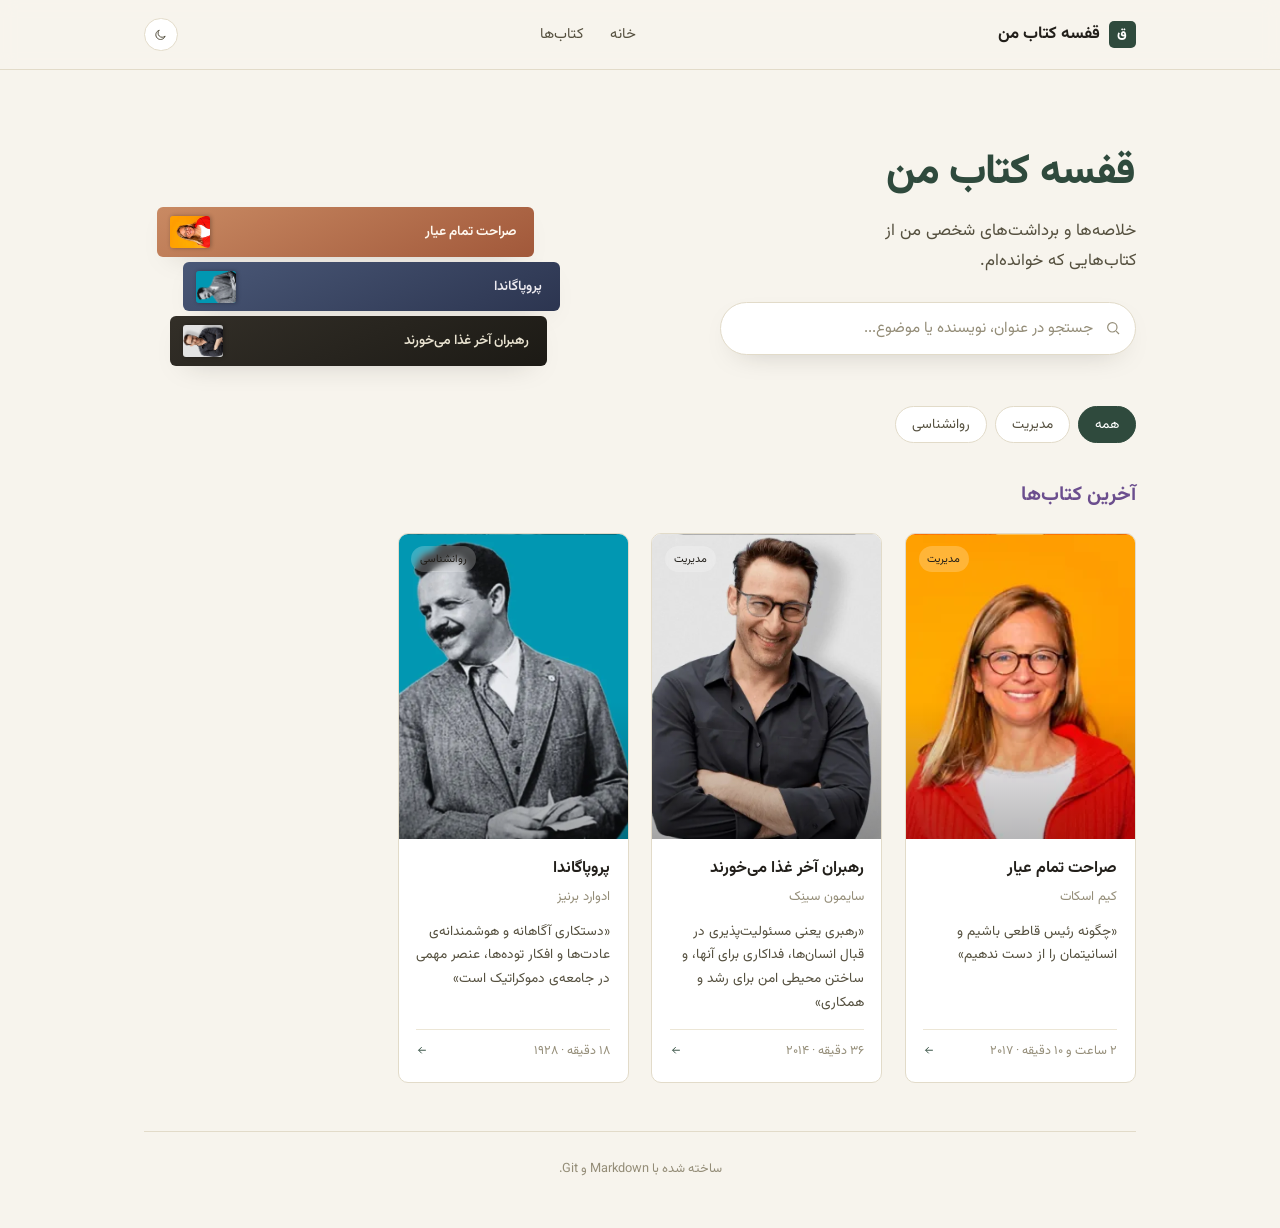
<file: index.html>
<!DOCTYPE html>
<html lang="fa" dir="rtl">
<head>
<meta charset="UTF-8" />
<meta name="viewport" content="width=device-width, initial-scale=1" />
<title>قفسه کتاب من</title>
<meta name="description" content="خلاصه‌ها و برداشت‌های شخصی از کتاب‌هایی که خوانده‌ام." />
<meta property="og:title" content="قفسه کتاب من" />
<meta property="og:description" content="خلاصه‌ها و برداشت‌های شخصی از کتاب‌هایی که خوانده‌ام." />
<meta property="og:type" content="website" />
<meta property="og:url" content="https://shiyasi.ir/" />
<link rel="canonical" href="https://shiyasi.ir/" />
<link rel="preload" href="fonts/Vazirmatn-Variable.woff2" as="font" type="font/woff2" crossorigin />
<link rel="stylesheet" href="style.css" />
</head>
<body>
  <nav class="site-nav">
    <div class="wrap">
      <a class="brand" href="index.html">
        <span class="mark">ق</span>
        قفسه کتاب من
      </a>
      <div class="nav-links">
        <a href="index.html">خانه</a>
        <a href="#books">کتاب‌ها</a>
      </div>
      <div class="nav-actions">
        <button id="theme-toggle" class="icon-btn" aria-label="تغییر پوسته"></button>
      </div>
    </div>
  </nav>

  <div class="wrap">
    <section class="hero">
      <div>
        <h1 class="hero-title">قفسه کتاب من</h1>
        <p class="hero-tagline">خلاصه‌ها و برداشت‌های شخصی من از کتاب‌هایی که خوانده‌ام.</p>
        <div class="search-box-wrap">
          <input
            type="text"
            id="search"
            class="search-box"
            placeholder="جستجو در عنوان، نویسنده یا موضوع..."
            autocomplete="off"
          />
          <span id="search-icon"></span>
        </div>
      </div>
      <div id="book-stack" class="book-stack" aria-hidden="true"></div>
    </section>

    <div id="pills" class="pills"></div>

    <div id="books" class="section-row">
      <h2 class="section-title">آخرین کتاب‌ها</h2>
    </div>
    <div id="book-grid" class="book-grid">
      <p class="empty-state">در حال بارگذاری...</p>
    </div>

    <footer class="site-footer">ساخته شده با Markdown و Git.</footer>
  </div>

  <script src="app.js"></script>
  <script>
    document.getElementById('search-icon').innerHTML = ICONS.search;

    let allBooks = [];
    let activeCategory = 'همه';

    // Spine colours, listed from the bottom of the stack to the top.
    const SPINE_COLORS = [
      { bg: 'linear-gradient(155deg,#332f28,#1c1a15)', text: '#e8e2d0' },
      { bg: 'linear-gradient(155deg,#4a5877,#2c3550)', text: '#eceaf0' },
      { bg: 'linear-gradient(155deg,#c98a63,#a1583a)', text: '#fff8ef' },
      { bg: 'linear-gradient(155deg,#e9d7a8,#cfa94f)', text: '#3a2b0c' },
    ];

    // Four random books from the library (all of them if there are fewer than four).
    // A different selection is shown on every page load.
    function pickRandom(list, n) {
      const a = list.slice();
      for (let i = a.length - 1; i > 0; i--) {
        const j = Math.floor(Math.random() * (i + 1));
        [a[i], a[j]] = [a[j], a[i]];
      }
      return a.slice(0, n);
    }

    function renderStack() {
      const picked = pickRandom(allBooks, SPINE_COLORS.length);
      document.getElementById('book-stack').replaceChildren(
        ...picked.map((b, i) => {
          const spine = document.createElement('div');
          spine.className = 'spine';
          spine.style.background = SPINE_COLORS[i].bg;
          spine.style.color = SPINE_COLORS[i].text;
          const content = document.createElement('div');
          content.className = 'spine-content';
          const title = document.createElement('span');
          title.textContent = b.meta.title || b.slug;
          content.appendChild(title);
          const cover = document.createElement('img');
          cover.className = 'spine-cover';
          cover.src = coverUrlForSlug(b.slug);
          cover.alt = '';
          content.appendChild(cover);
          spine.appendChild(content);
          return spine;
        })
      );
    }

    function cardHTML(b) {
      const cover = coverStyle(b.slug);
      const coverStyleAttr = `background-image:url('${coverUrlForSlug(b.slug)}'); background-size:cover; background-position:center;`;
      const sub = [b.meta.author].filter(Boolean).join(' ');
      const meta = [
        formatReadTime(b.meta.read_minutes) || null,
        b.meta.year_publish ? toPersianDigits(b.meta.year_publish) : null,
      ]
        .filter(Boolean)
        .join(' · ');
      return `
        <a class="book-card" href="book.html?b=${encodeURIComponent(b.slug)}">
          <div class="cover" style="${coverStyleAttr}">
            ${b.meta.category ? `<span class="cover-tag">${b.meta.category}</span>` : ''}
          </div>
          <div class="card-body">
            <p class="c-title">${b.meta.title || b.slug}</p>
            <p class="c-author">${sub}</p>
            <p class="c-quote">${b.meta.quote ? '«' + b.meta.quote + '»' : ''}</p>
            <div class="card-meta">
              <span>${meta}</span>
              <span class="arrow">${ICONS.arrowLeft}</span>
            </div>
          </div>
        </a>`;
    }

    function renderGrid() {
      const q = document.getElementById('search').value.trim().toLowerCase();
      const filtered = allBooks.filter((b) => {
        const catOk = activeCategory === 'همه' || b.meta.category === activeCategory;
        if (!catOk) return false;
        if (!q) return true;
        const hay = [b.meta.title, b.meta.author, b.meta.category, ...(b.meta.tags || [])]
          .join(' ')
          .toLowerCase();
        return hay.includes(q);
      });
      const gridEl = document.getElementById('book-grid');
      gridEl.innerHTML = filtered.length
        ? filtered.map(cardHTML).join('')
        : '<p class="empty-state">کتابی یافت نشد.</p>';
    }

    function renderPills() {
      const cats = ['همه', ...new Set(allBooks.map((b) => b.meta.category).filter(Boolean))];
      document.getElementById('pills').innerHTML = cats
        .map(
          (c) =>
            `<button class="pill ${c === activeCategory ? 'active' : ''}" data-cat="${c}">${c}</button>`
        )
        .join('');
      document.querySelectorAll('.pill').forEach((btn) => {
        btn.addEventListener('click', () => {
          activeCategory = btn.dataset.cat;
          renderPills();
          renderGrid();
        });
      });
    }

    fetchSortedBooks()
      .then((books) => {
        allBooks = books;
        renderStack();
        renderPills();
        renderGrid();
      })
      .catch((err) => {
        document.getElementById('book-grid').innerHTML =
          `<p class="empty-state">خطا در بارگذاری کتاب‌ها: ${err.message}</p>`;
      });

    document.getElementById('search').addEventListener('input', renderGrid);
  </script>
</body>
</html>
</file>
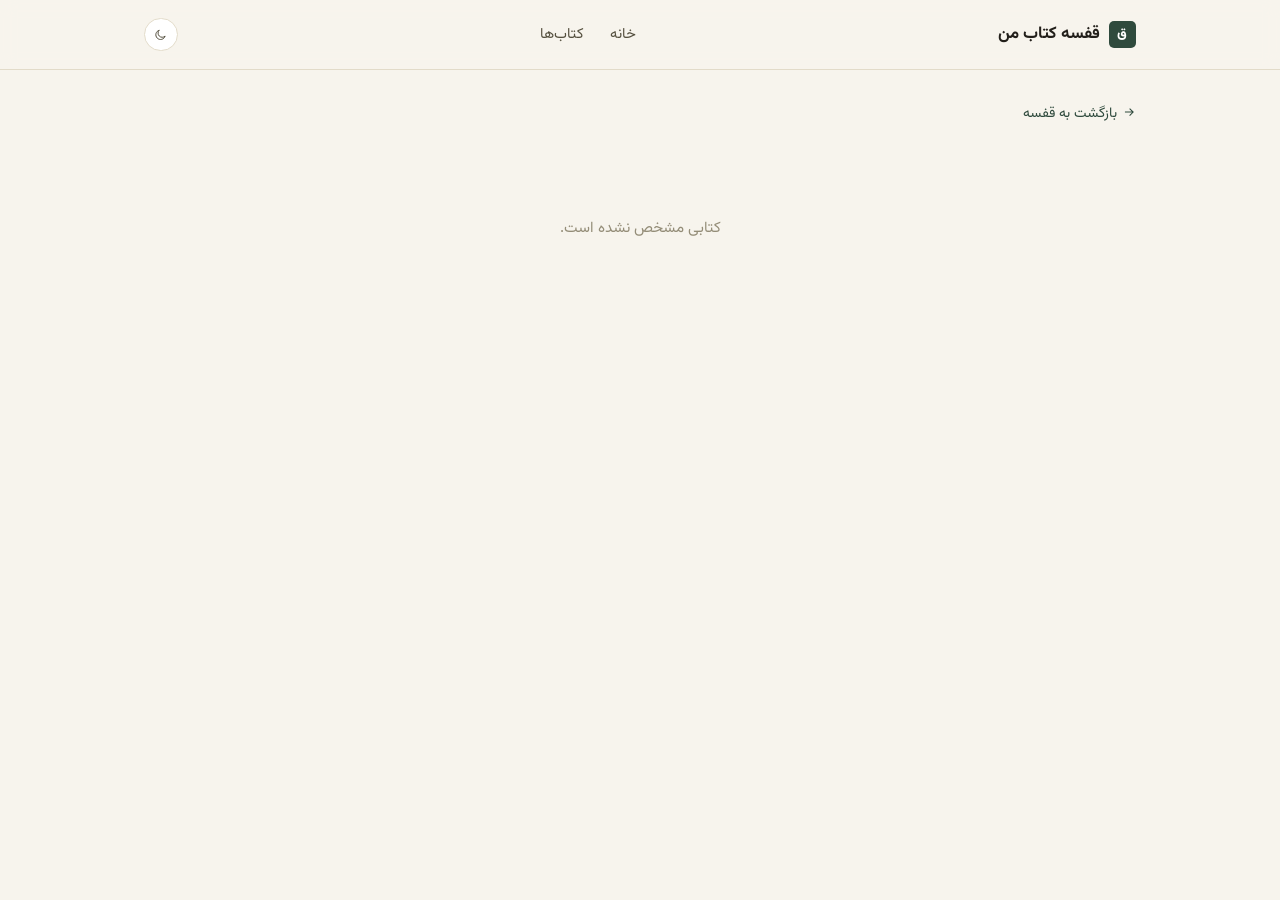
<file: book.html>
<!DOCTYPE html>
<html lang="fa" dir="rtl">
<head>
<meta charset="UTF-8" />
<meta name="viewport" content="width=device-width, initial-scale=1" />
<title>خلاصه کتاب | قفسه کتاب من</title>
<meta name="description" content="خلاصه، نکات کلیدی و برداشت شخصی از این کتاب، بخشی از قفسه کتاب من." />
<meta property="og:title" content="خلاصه کتاب | قفسه کتاب من" />
<meta property="og:description" content="خلاصه، نکات کلیدی و برداشت شخصی از این کتاب، بخشی از قفسه کتاب من." />
<meta property="og:type" content="article" />
<link rel="preload" href="fonts/Vazirmatn-Variable.woff2" as="font" type="font/woff2" crossorigin />
<link rel="stylesheet" href="style.css" />
<script src="lib/marked.min.js"></script>
</head>
<body>
  <nav class="site-nav">
    <div class="wrap">
      <a class="brand" href="index.html">
        <span class="mark">ق</span>
        قفسه کتاب من
      </a>
      <div class="nav-links">
        <a href="index.html">خانه</a>
        <a href="index.html#books">کتاب‌ها</a>
      </div>
      <div class="nav-actions">
        <button id="theme-toggle" class="icon-btn" aria-label="تغییر پوسته"></button>
      </div>
    </div>
  </nav>

  <div class="wrap">
    <a class="back-link" href="index.html"><span id="back-icon"></span> بازگشت به قفسه</a>
    <div id="content">
      <p class="empty-state">در حال بارگذاری...</p>
    </div>
  </div>

  <script src="app.js"></script>
  <script>
    document.getElementById('back-icon').innerHTML = ICONS.arrowRight;

    const SECTION_MAP = {
      'خلاصه': 'summary',
      'نکات کلیدی': 'key-ideas',
      'برداشت من': 'takeaways',
      'برداشت شخصی': 'takeaways',
    };

    function tagFirstList(html, cls) {
      return html.replace(/<(ul|ol)>/, `<$1 class="${cls}">`);
    }

    // Scans the raw markdown for #, ##, ### and #### headings in document
    // order, assigning each a stable, hierarchical anchor id (e.g. sec-0,
    // sec-0-1, sec-0-1-0, sec-0-1-0-2) based on its nearest preceding
    // heading of a shallower level.
    function buildOutline(body) {
      const outline = [];
      const path = []; // stack of {level, id} ancestors currently "open"
      const siblingCount = {}; // parentId ('root' at top) -> next sibling index

      body.split('\n').forEach((line) => {
        const m = line.match(/^(#{1,4})\s+(.+)$/);
        if (!m) return;
        const level = m[1].length;
        const heading = m[2].trim();

        while (path.length && path[path.length - 1].level >= level) path.pop();
        const parentId = path.length ? path[path.length - 1].id : 'root';

        siblingCount[parentId] = siblingCount[parentId] || 0;
        const idx = siblingCount[parentId]++;
        const id = (parentId === 'root' ? 'sec' : parentId) + '-' + idx;

        path.push({ level, id });
        outline.push({ level, heading, id, parentId: parentId === 'root' ? null : parentId });
      });
      return outline;
    }

    // Turns the flat outline into a real tree (arbitrary depth) using parentId.
    function buildTocTree(outline) {
      const nodes = {};
      const roots = [];
      outline.forEach((item) => {
        nodes[item.id] = { heading: item.heading, id: item.id, level: item.level, children: [] };
      });
      outline.forEach((item) => {
        if (item.parentId && nodes[item.parentId]) {
          nodes[item.parentId].children.push(nodes[item.id]);
        } else {
          roots.push(nodes[item.id]);
        }
      });
      return roots;
    }

    function findNode(tree, id) {
      for (const node of tree) {
        if (node.id === id) return node;
        const found = findNode(node.children, id);
        if (found) return found;
      }
      return null;
    }

    // Images written in Markdown as ![alt](images/x.jpg "caption") become a
    // <figure>; the optional "caption" (title) is shown under the picture.
    function enhanceImages(html) {
      // Only a paragraph that holds nothing but one image becomes a figure;
      // an image in the middle of a sentence is left as a normal inline <img>.
      return html.replace(/<p>\s*<img\s+([^>]*?)\/?>\s*<\/p>/g, (m, attrs) => {
        const title = (attrs.match(/\btitle="([^"]*)"/) || [])[1];
        const rest = attrs.replace(/\s*\btitle="[^"]*"/, '');
        return `<figure class="md-figure"><img ${rest} decoding="async">${
          title ? `<figcaption>${title}</figcaption>` : ''
        }</figure>`;
      });
    }

    function persianizeHeadingHtml(html) {
      return html.replace(/<(h[1-4])([^>]*)>(.*?)<\/\1>/g,
        (match, tag, attrs, text) => `<${tag}${attrs}>${toPersianDigits(text)}</${tag}>`
      );
    }

    function renderSection(sec, id, subHeadings) {
      const kind = SECTION_MAP[sec.heading] || 'generic';
      let html = persianizeHeadingHtml(enhanceImages(marked.parse(sec.content)));
      if (subHeadings && subHeadings.length) {
        let i = 0;
        // ### and #### become <h3>/<h4> via marked, in the same document
        // order as subHeadings, so we can assign ids positionally.
        html = html.replace(/<h[34]>/g, (tag) => {
          const sub = subHeadings[i++];
          return sub ? tag.replace('>', ` id="${sub.id}">`) : tag;
        });
      }
      const Tag = sec.level === 1 ? 'h1' : 'h2';
      const sectionHeading = toPersianDigits(sec.heading);
      if (kind === 'summary') {
        return `<section class="block" id="${id}"><${Tag}>${sectionHeading}</${Tag}><div class="prose">${html}</div></section>`;
      }
      if (kind === 'key-ideas') {
        return `<section class="block" id="${id}"><${Tag}>${sectionHeading}</${Tag}>${tagFirstList(html, 'key-ideas')}</section>`;
      }
      if (kind === 'takeaways') {
        return `<section class="block" id="${id}"><${Tag}>${sectionHeading}</${Tag}>${tagFirstList(html, 'takeaways')}</section>`;
      }
      return `<section class="block" id="${id}"><${Tag}>${sectionHeading}</${Tag}><div class="prose">${html}</div></section>`;
    }

    function countTocNodes(nodes) {
      return nodes.reduce((n, t) => n + 1 + countTocNodes(t.children), 0);
    }

    function renderTocNode(node) {
      const cls = `toc-lvl${node.level}`;
      const sub = node.children.length
        ? `<ul class="toc-sub">${node.children.map(renderTocNode).join('')}</ul>`
        : '';
      return `<li class="${cls}"><a href="#${node.id}">${toPersianDigits(node.heading)}</a>${sub}</li>`;
    }

    function tocHTML(tree) {
      if (countTocNodes(tree) < 2) return '';
      return `<nav class="toc"><p class="toc-title">فهرست مطالب</p><ul>${tree
        .map(renderTocNode)
        .join('')}</ul></nav>`;
    }

    const params = new URLSearchParams(location.search);
    const slug = params.get('b');
    const contentEl = document.getElementById('content');

    async function render() {
      if (!slug) {
        contentEl.innerHTML = '<p class="empty-state">کتابی مشخص نشده است.</p>';
        return;
      }
      // Only this book is needed to show the page, so fetch just that one.
      const book = await fetchBook(slug);
      const { meta, body } = book;

      const coverStyleAttr = `background-image:url('${coverUrlForSlug(slug)}'); background-size:cover; background-position:center;`;
      const rawSections = splitSections(body);

      // Unique title / description / canonical per book, so search engines
      // don't treat every book.html?b=... page as a duplicate of the others.
      const summarySec = rawSections.find((s) => s.heading === 'خلاصه') || rawSections[0];
      const description =
        plainSnippet(summarySec && summarySec.content) ||
        meta.quote ||
        'خلاصه، نکات کلیدی و برداشت شخصی از این کتاب، بخشی از قفسه کتاب من.';
      setPageSeo({
        title: `${meta.title || slug}${meta.author ? ' | ' + meta.author : ''} | قفسه کتاب من`,
        description,
        url: `${SITE_URL}/book.html?b=${encodeURIComponent(slug)}`,
      });

      const outline = buildOutline(body);
      const tree = buildTocTree(outline);
      const toc = tocHTML(tree);
      // rawSections (split on # / ##) and blockOutline (outline filtered to
      // level <= 2) walk the same heading lines in the same order.
      const blockOutline = outline.filter((o) => o.level <= 2);
      const sections = rawSections
        .map((sec, i) => {
          const blockItem = blockOutline[i];
          const id = blockItem ? blockItem.id : `sec-${i}`;
          // Every ### / #### between this block's heading and the next
          // one belongs to it, however deep it's nested.
          let subHeadings = [];
          if (blockItem) {
            const startIdx = outline.indexOf(blockItem);
            const nextBlock = blockOutline[i + 1];
            const endIdx = nextBlock ? outline.indexOf(nextBlock) : outline.length;
            subHeadings = outline.slice(startIdx + 1, endIdx).filter((o) => o.level >= 3);
          }
          return renderSection(sec, id, subHeadings);
        })
        .join('');
      const stars = starString(meta.rating);

      const metaItems = [
        meta.category ? `<span class="pill-tag">${meta.category}</span>` : '',
        meta.year_publish ? `<span class="item">${ICONS.calendar} سال انتشار: ${toPersianDigits(meta.year_publish)}</span>` : '',
        meta.date_updated ? `<span class="item">${ICONS.calendar} آخرین بروزرسانی: ${toPersianDigits(meta.date_updated)}</span>` : '',
        meta.read_minutes ? `<span class="item">${ICONS.clock} زمان مطالعه: ${formatReadTime(meta.read_minutes)}</span>` : '',
      ]
        .filter(Boolean)
        .join('');

      contentEl.innerHTML = `
        <div class="detail-grid">
          <div class="detail-cover" style="${coverStyleAttr}">
          </div>
          <div>
            <h1 class="book-title">${meta.title || slug}</h1>
            <p class="book-byline">${meta.author || ''}</p>
            <div class="meta-row">${metaItems}</div>
            ${stars ? `<div class="rating">${stars} <span class="num">${toPersianDigits(meta.rating)}/۵</span></div>` : ''}
            ${meta.quote ? `<div class="quote-box">«${meta.quote}»</div>` : ''}
            ${toc}
            ${sections}
          </div>
        </div>
      `;

      const textWalker = document.createTreeWalker(contentEl, NodeFilter.SHOW_TEXT);
      const textNodes = [];
      while (textWalker.nextNode()) textNodes.push(textWalker.currentNode);
      textNodes.forEach((node) => {
        node.textContent = toPersianDigits(node.textContent);
      });

      // Prev / next links follow the same order as the home page (latest
      // update first). They need every book's date, so they load in the
      // background *after* the page is already on screen.
      fetchSortedBooks()
        .then((sortedBooks) => {
          const order = sortedBooks.map((b) => b.slug);
          const idx = order.indexOf(slug);
          const prevSlug = idx > 0 ? order[idx - 1] : null;
          const nextSlug = idx >= 0 && idx < order.length - 1 ? order[idx + 1] : null;
          if (!prevSlug && !nextSlug) return;
          const footer = document.createElement('div');
          footer.className = 'detail-footer';
          footer.innerHTML = `
            ${prevSlug ? `<a href="book.html?b=${prevSlug}">${ICONS.arrowRight} کتاب قبلی</a>` : '<span></span>'}
            ${nextSlug ? `<a href="book.html?b=${nextSlug}">کتاب بعدی ${ICONS.arrowLeft}</a>` : '<span></span>'}
          `;
          contentEl.parentElement.appendChild(footer);
        })
        .catch((err) => console.warn('Prev/next links unavailable:', err));

      // Pictures above a target section change its position once they load.
      // If the page was opened/jumped with a #hash, re-align after they do.
      const pending = [...contentEl.querySelectorAll('img')].filter((im) => !im.complete);
      if (pending.length && location.hash) {
        Promise.all(
          pending.map((im) => new Promise((r) => { im.onload = im.onerror = r; }))
        ).then(() => {
          const target = document.getElementById(decodeURIComponent(location.hash.slice(1)));
          if (target) target.scrollIntoView();
        });
      }
    }

    render().catch((err) => {
      contentEl.innerHTML = `<p class="empty-state">خطا: ${err.message}</p>`;
    });
  </script>
</body>
</html>
</file>
<file: style.css>
/* Vazirmatn (variable font, all weights 100-900) is served from /fonts - no external requests.
   License: SIL OFL 1.1, see fonts/OFL.txt */
@font-face {
  font-family: 'Vazirmatn';
  src: url('fonts/Vazirmatn-Variable.woff2') format('woff2');
  font-weight: 100 900;
  font-style: normal;
  font-display: swap;
}

:root {
  --paper: #f7f4ed;
  --paper-raised: #ffffff;
  --ink: #221f1a;
  --ink-soft: #55503f;
  --muted: #948d78;
  --accent: #2f4a3d;
  --accent-soft: #e4ede7;
  --gold: #a9761f;
  --gold-soft: #f4e9d3;
  --line: #e2dbc9;
  --line-soft: #ece6d6;
  --table-line: #c9c0a8;
  --purple: #6b4e8e;
  --blue: #3d5a99;
  --teal: #3f8a82;
  --shadow: 0 10px 30px -18px rgba(34, 31, 26, 0.35);
  --nav-height: 4.5rem; /* fallback; app.js overwrites this with the real measured height */
  color-scheme: light;
}

:root[data-theme="dark"] {
  --paper: #17150f;
  --paper-raised: #1f1c15;
  --ink: #efe9db;
  --ink-soft: #c9c1ab;
  --muted: #8c8368;
  --accent: #7fae95;
  --accent-soft: #24352c;
  --gold: #d9ab5b;
  --gold-soft: #33291a;
  --line: #34301f;
  --line-soft: #2a2619;
  --table-line: #4d4730;
  --purple: #b093d1;
  --blue: #7fa0d9;
  --teal: #6fc2b8;
  --shadow: 0 10px 30px -16px rgba(0, 0, 0, 0.6);
  color-scheme: dark;
}

@media (prefers-color-scheme: dark) {
  :root:not([data-theme="light"]) {
    --paper: #17150f;
    --paper-raised: #1f1c15;
    --ink: #efe9db;
    --ink-soft: #c9c1ab;
    --muted: #8c8368;
    --accent: #7fae95;
    --accent-soft: #24352c;
    --gold: #d9ab5b;
    --gold-soft: #33291a;
    --line: #34301f;
    --line-soft: #2a2619;
  --table-line: #4d4730;
    --purple: #b093d1;
    --blue: #7fa0d9;
    --teal: #6fc2b8;
    color-scheme: dark;
  }
}

* { box-sizing: border-box; }

html { scroll-behavior: smooth; }

body {
  margin: 0;
  background: var(--paper);
  color: var(--ink);
  font-family: 'Vazirmatn', 'Tahoma', sans-serif;
  line-height: 1.75;
  direction: rtl;
  transition: background 0.25s ease, color 0.25s ease;
}

a { color: inherit; }

/* ---------- Heading hierarchy ---------- */

h1 {
  font-size: 2.1rem;
  font-weight: 800;
  color: var(--accent);
  letter-spacing: -0.01em;
}
h2 {
  font-size: 1.4rem;
  font-weight: 700;
  color: var(--purple);
}
h3 {
  font-size: 1.1rem;
  font-weight: 600;
  color: var(--blue);
  scroll-margin-top: calc(var(--nav-height) + 1rem);
}
h4 {
  font-size: 1rem;
  font-weight: 600;
  color: var(--teal);
  scroll-margin-top: calc(var(--nav-height) + 1rem);
}

.wrap {
  max-width: 1040px;
  margin: 0 auto;
  padding: 0 1.5rem;
}

.icon { width: 1em; height: 1em; stroke: currentColor; fill: none; stroke-width: 1.8; vertical-align: -0.15em; }

/* ---------- Nav ---------- */

.site-nav {
  position: sticky;
  top: 0;
  z-index: 20;
  background: color-mix(in srgb, var(--paper) 88%, transparent);
  backdrop-filter: blur(8px);
  border-bottom: 1px solid var(--line);
}

.site-nav .wrap {
  display: flex;
  align-items: center;
  justify-content: space-between;
  padding-top: 1.1rem;
  padding-bottom: 1.1rem;
}

.brand {
  display: flex;
  align-items: center;
  gap: 0.55rem;
  text-decoration: none;
  color: var(--ink);
  font-weight: 700;
  font-size: 1.05rem;
}
.brand .mark {
  width: 1.7rem;
  height: 1.7rem;
  border-radius: 5px;
  background: var(--accent);
  color: var(--paper-raised);
  display: flex;
  align-items: center;
  justify-content: center;
  font-size: 0.85rem;
  font-weight: 800;
}

.nav-links {
  display: flex;
  gap: 1.6rem;
  font-size: 0.92rem;
  color: var(--ink-soft);
}
.nav-links a { text-decoration: none; }
.nav-links a:hover { color: var(--accent); }

.nav-actions { display: flex; align-items: center; gap: 0.7rem; }
.icon-btn {
  width: 2.1rem;
  height: 2.1rem;
  display: flex;
  align-items: center;
  justify-content: center;
  border-radius: 50%;
  border: 1px solid var(--line);
  background: var(--paper-raised);
  color: var(--ink-soft);
  cursor: pointer;
}
.icon-btn:hover { color: var(--accent); border-color: var(--accent); }

/* ---------- Hero ---------- */

.hero {
  padding: 3.5rem 0 2.5rem;
  display: grid;
  grid-template-columns: 1.1fr 0.9fr;
  gap: 2.5rem;
  align-items: center;
}

.hero-title {
  font-size: 2.6rem;
  font-weight: 800;
  letter-spacing: -0.01em;
  margin: 0 0 0.5rem;
}
.hero-title .accent-word { color: var(--accent); }

.hero-tagline {
  color: var(--ink-soft);
  font-size: 1.05rem;
  max-width: 34ch;
  margin: 0 0 1.6rem;
}

.search-box-wrap { position: relative; max-width: 26rem; }
.search-box-wrap .icon {
  position: absolute;
  top: 50%;
  right: 0.95rem;
  transform: translateY(-50%);
  color: var(--muted);
}
.search-box {
  width: 100%;
  padding: 0.85rem 2.6rem 0.85rem 1rem;
  font-family: inherit;
  font-size: 0.95rem;
  color: var(--ink);
  background: var(--paper-raised);
  border: 1px solid var(--line);
  border-radius: 999px;
  box-shadow: var(--shadow);
}
.search-box:focus { outline: none; border-color: var(--accent); }
.search-box::placeholder { color: var(--muted); }

/* Decorative stacked-book illustration, pure CSS */
.book-stack {
  position: relative;
  height: 15rem;
}
.book-stack .spine {
  position: absolute;
  right: 6%;
  left: 6%;
  height: 3.1rem;
  border-radius: 6px;
  display: flex;
  align-items: center;
  justify-content: space-between;
  padding: 0 1.1rem;
  font-size: 0.85rem;
  font-weight: 600;
  box-shadow: var(--shadow);
}
.book-stack .spine-content {
  display: flex;
  align-items: center;
  gap: 0.6rem;
  min-width: 0;
  width: 100%;
}
.book-stack .spine:nth-child(1) { bottom: 0;    z-index: 4; }
.book-stack .spine:nth-child(2) { bottom: 3.4rem; z-index: 3; right: 3%; left: 9%; }
.book-stack .spine:nth-child(3) { bottom: 6.8rem; z-index: 2; right: 9%; left: 3%; }
.book-stack .spine:nth-child(4) { bottom: 10.2rem; z-index: 1; right: 0%; left: 12%; }
/* Long titles are cut with an ellipsis instead of overflowing the spine */
.book-stack .spine span {
  flex: 1;
  min-width: 0;
  overflow: hidden;
  white-space: nowrap;
  text-overflow: ellipsis;
}
.book-stack .spine-cover {
  flex: 0 0 2rem;
  width: 2rem;
  height: 2.5rem;
  object-fit: cover;
  border-radius: 3px;
  box-shadow: 0 1px 4px rgba(0, 0, 0, 0.3);
  transform: rotate(-90deg);
}

/* ---------- Category pills ---------- */

.pills {
  display: flex;
  flex-wrap: wrap;
  gap: 0.5rem;
  margin: 0 0 2.2rem;
}
.pill {
  padding: 0.45rem 1rem;
  border-radius: 999px;
  border: 1px solid var(--line);
  background: var(--paper-raised);
  color: var(--ink-soft);
  font-size: 0.85rem;
  cursor: pointer;
  font-family: inherit;
}
.pill:hover { border-color: var(--accent); color: var(--accent); }
.pill.active { background: var(--accent); border-color: var(--accent); color: var(--paper-raised); }

/* ---------- Section heading row ---------- */

.section-row {
  display: flex;
  align-items: baseline;
  justify-content: space-between;
  margin-bottom: 1.2rem;
}
.section-title { font-size: 1.25rem; font-weight: 700; margin: 0; }

/* ---------- Book grid & cards ---------- */

.book-grid {
  display: grid;
  grid-template-columns: repeat(auto-fill, minmax(210px, 1fr));
  gap: 1.4rem;
  margin-bottom: 3rem;
}

.book-card {
  text-decoration: none;
  color: var(--ink);
  background: var(--paper-raised);
  border: 1px solid var(--line);
  border-radius: 10px;
  overflow: hidden;
  display: flex;
  flex-direction: column;
  transition: transform 0.15s ease, box-shadow 0.15s ease;
}
.book-card:hover { transform: translateY(-3px); box-shadow: var(--shadow); }

.cover {
  aspect-ratio: 3 / 4;
  display: flex;
  align-items: flex-end;
  padding: 1rem;
  position: relative;
}
.cover::before {
  content: "";
  position: absolute;
  inset: 0;
  background: linear-gradient(180deg, rgba(0,0,0,0) 55%, rgba(0,0,0,0.28) 100%);
}
.cover .cover-title {
  position: relative;
  font-weight: 700;
  font-size: 1.05rem;
  line-height: 1.4;
}
.cover .cover-tag {
  position: absolute;
  top: 0.8rem;
  left: 0.8rem;
  font-size: 0.68rem;
  padding: 0.2rem 0.55rem;
  border-radius: 999px;
  background: rgba(255,255,255,0.22);
  backdrop-filter: blur(3px);
}

.card-body { padding: 1rem 1.1rem 1.2rem; flex: 1; display: flex; flex-direction: column; }
.card-body .c-title { font-weight: 700; font-size: 1rem; margin: 0 0 0.15rem; }
.card-body .c-author { color: var(--muted); font-size: 0.82rem; margin: 0 0 0.7rem; }
.card-body .c-quote {
  color: var(--ink-soft);
  font-size: 0.85rem;
  flex: 1;
  margin: 0 0 0.9rem;
}
.card-meta {
  display: flex;
  align-items: center;
  justify-content: space-between;
  font-size: 0.78rem;
  color: var(--muted);
  border-top: 1px solid var(--line-soft);
  padding-top: 0.7rem;
}
.card-meta .arrow { color: var(--accent); font-weight: 700; }

.empty-state {
  color: var(--muted);
  padding: 3rem 0;
  text-align: center;
  font-size: 0.95rem;
  grid-column: 1 / -1;
}

/* ---------- Book detail ---------- */

.back-link {
  display: inline-flex;
  align-items: center;
  gap: 0.3rem;
  color: var(--accent);
  text-decoration: none;
  font-size: 0.88rem;
  margin: 2rem 0 1.6rem;
}

.detail-grid {
  display: grid;
  grid-template-columns: 15rem 1fr;
  gap: 2.6rem;
  align-items: start;
}

.detail-cover {
  aspect-ratio: 3 / 4;
  border-radius: 10px;
  box-shadow: var(--shadow);
  display: flex;
  align-items: flex-end;
  padding: 1.3rem;
  position: relative;
}
.detail-cover::before {
  content: "";
  position: absolute;
  inset: 0;
  background: linear-gradient(180deg, rgba(0,0,0,0) 50%, rgba(0,0,0,0.3) 100%);
}
.detail-cover .cover-title { position: relative; font-weight: 700; font-size: 1.3rem; line-height: 1.45; }

.book-title { font-size: 1.9rem; font-weight: 800; margin: 0 0 0.3rem; letter-spacing: -0.01em; }
.book-byline { color: var(--muted); font-size: 0.98rem; margin-bottom: 1rem; }

.meta-row {
  display: flex;
  flex-wrap: wrap;
  gap: 1.4rem;
  color: var(--ink-soft);
  font-size: 0.86rem;
  margin-bottom: 1rem;
}
.meta-row .item { display: flex; align-items: center; gap: 0.35rem; }
.meta-row .pill-tag {
  background: var(--accent-soft);
  color: var(--accent);
  padding: 0.2rem 0.65rem;
  border-radius: 999px;
  font-size: 0.78rem;
}

.rating { color: var(--gold); font-size: 0.95rem; margin-bottom: 1.4rem; }
.rating .num { color: var(--muted); font-size: 0.82rem; margin-right: 0.3rem; }

.quote-box {
  background: var(--gold-soft);
  border-right: 3px solid var(--gold);
  border-radius: 6px;
  padding: 1rem 1.2rem;
  color: var(--ink);
  font-size: 0.98rem;
  margin-bottom: 2.2rem;
}

.toc {
  background: var(--paper-raised);
  border: 1px solid var(--line);
  border-radius: 8px;
  padding: 1rem 1.3rem;
  margin-bottom: 2.2rem;
}
.toc .toc-title {
  font-size: 0.8rem;
  font-weight: 700;
  color: var(--muted);
  margin: 0 0 0.6rem;
}
.toc > ul { list-style: none; margin: 0; padding: 0; display: flex; flex-direction: column; gap: 0.5rem; }
.toc li.toc-lvl1 { font-size: 0.97rem; }
.toc li.toc-lvl1 > a {
  display: flex;
  align-items: center;
  gap: 0.5rem;
  color: var(--accent);
  font-weight: 700;
}
.toc li.toc-lvl1 > a::before {
  content: "";
  width: 6px;
  height: 6px;
  border-radius: 50%;
  background: var(--accent);
  flex: 0 0 auto;
}
.toc li.toc-lvl2 { font-size: 0.9rem; }
.toc li.toc-lvl2 > a {
  display: flex;
  align-items: center;
  gap: 0.5rem;
  color: var(--purple);
  font-weight: 600;
}
.toc li.toc-lvl2 > a::before {
  content: "";
  width: 5px;
  height: 5px;
  border-radius: 50%;
  background: var(--purple);
  flex: 0 0 auto;
}
.toc ul.toc-sub {
  list-style: none;
  margin: 0.4rem 0 0;
  padding-right: 1.3rem;
  border-right: 1px solid var(--line-soft);
  display: flex;
  flex-direction: column;
  gap: 0.4rem;
}
.toc li.toc-lvl3 { font-size: 0.83rem; }
.toc li.toc-lvl3 > a {
  display: flex;
  align-items: center;
  gap: 0.45rem;
  color: var(--blue);
  font-weight: 400;
}
.toc li.toc-lvl3 > a::before {
  content: "";
  width: 4px;
  height: 4px;
  border-radius: 50%;
  background: var(--blue);
  flex: 0 0 auto;
}
.toc li.toc-lvl4 { font-size: 0.78rem; }
.toc li.toc-lvl4 > a {
  display: flex;
  align-items: center;
  gap: 0.4rem;
  color: var(--teal);
  font-weight: 400;
}
.toc li.toc-lvl4 > a::before {
  content: "";
  width: 3px;
  height: 3px;
  border-radius: 50%;
  background: var(--teal);
  flex: 0 0 auto;
}

.toc a { text-decoration: none; border-bottom: 1px solid transparent; }
.toc a:hover { border-bottom-color: currentColor; }

.block { margin-bottom: 2.2rem; scroll-margin-top: calc(var(--nav-height) + 1rem); }
.block h2 { font-size: 1.15rem; font-weight: 700; margin: 0 0 0.9rem; }
.block .prose p { color: var(--ink-soft); margin: 0 0 1rem; text-align: justify; text-justify:inter-word;}
/* Images inside book summaries */
.block img { display: block; max-width: 100%; height: auto; border-radius: 8px; }
.md-figure { margin: 1.4rem 0; }
.md-figure img {
  margin: 0 auto;
  border: 1px solid var(--line);
  box-shadow: var(--shadow);
}
.md-figure figcaption {
  margin-top: 0.6rem;
  text-align: center;
  font-size: 0.82rem;
  color: var(--muted);
}

/* Tables inside book summaries (raw HTML tables written in the Markdown) */
.block table {
  width: 100%;
  border-collapse: collapse;
  margin: 1.4rem 0;
  font-size: 0.92rem;
  border: 1px solid var(--table-line);
}
.block th,
.block td {
  border: 1px solid var(--table-line);
  padding: 0.6rem 0.8rem;
  vertical-align: top;
  line-height: 1.8;
  color: var(--ink-soft);
}
.block th {
  background: var(--accent-soft);
  color: var(--ink);
  font-weight: 700;
}
/* th is already bold; keep <strong> inside it at the same weight instead of going to 900 */
.block th strong { font-weight: inherit; }
/* Paragraphs inside cells: no extra bottom gap, keep the cell's own alignment */
.block .prose :is(td, th) p,
.block :is(td, th) p { margin: 0; text-align: inherit; }
.block :is(td, th) p + p { margin-top: 0.5rem; }

ol.key-ideas { list-style: none; margin: 0; padding: 0; counter-reset: idea; }
ol.key-ideas li {
  counter-increment: idea;
  display: flex;
  gap: 0.8rem;
  align-items: flex-start;
  padding: 0.55rem 0;
  color: var(--ink-soft);
}
ol.key-ideas li::before {
  content: counter(idea);
  flex: 0 0 auto;
  width: 1.6rem;
  height: 1.6rem;
  border-radius: 50%;
  background: var(--accent-soft);
  color: var(--accent);
  font-weight: 700;
  font-size: 0.8rem;
  display: flex;
  align-items: center;
  justify-content: center;
}

ul.takeaways { list-style: none; margin: 0; padding: 0; }
ul.takeaways li {
  display: flex;
  gap: 0.7rem;
  align-items: flex-start;
  padding: 0.4rem 0;
  color: var(--ink-soft);
}
ul.takeaways li::before {
  content: "✓";
  color: var(--accent);
  font-weight: 700;
}

.detail-footer {
  display: flex;
  justify-content: space-between;
  border-top: 1px solid var(--line);
  padding-top: 1.4rem;
  margin-top: 2.5rem;
  font-size: 0.88rem;
}
.detail-footer a { text-decoration: none; color: var(--ink-soft); }
.detail-footer a:hover { color: var(--accent); }

footer.site-footer {
  margin-top: 3rem;
  padding: 1.6rem 0 3rem;
  border-top: 1px solid var(--line);
  color: var(--muted);
  font-size: 0.8rem;
  text-align: center;
}

/* ---------- Back-to-top button ---------- */

.back-to-top {
  position: fixed;
  bottom: 1.6rem;
  left: 1.6rem;
  z-index: 30;
  width: 2.8rem;
  height: 2.8rem;
  border-radius: 50%;
  border: 1px solid var(--line);
  background: var(--paper-raised);
  color: var(--ink-soft);
  box-shadow: var(--shadow);
  cursor: pointer;
  display: flex;
  align-items: center;
  justify-content: center;
  opacity: 0;
  pointer-events: none;
  transform: translateY(8px);
  transition: opacity 0.2s ease, transform 0.2s ease, color 0.15s ease, border-color 0.15s ease;
}
.back-to-top .icon { width: 1.3rem; height: 1.3rem; }
.back-to-top.visible {
  opacity: 1;
  pointer-events: auto;
  transform: translateY(0);
}
.back-to-top:hover { color: var(--accent); border-color: var(--accent); }

@media (prefers-reduced-motion: reduce) {
  html { scroll-behavior: auto; }
  .book-card { transition: none; }
  .back-to-top { transition: opacity 0.2s ease; }
}

@media (max-width: 820px) {
  .hero { grid-template-columns: 1fr; }
  .book-stack { height: 11rem; margin-top: 1rem; }
  .detail-grid { grid-template-columns: 1fr; }
  .detail-cover { max-width: 12rem; }
  .nav-links { display: none; }
}

@media (max-width: 480px) {
  .hero-title { font-size: 2rem; }
}

/* First-level Markdown quotes are highlighted; nested quotes stay quieter. */
.block blockquote {
  inline-size: fit-content;
  max-inline-size: 100%;
  margin: 1.2rem auto;
  padding: 0.9rem 1.1rem;
  border-right: 4px solid var(--accent);
  border-radius: 8px;
  background: color-mix(in srgb, var(--accent-soft) 62%, var(--paper-raised));
  box-shadow: var(--shadow);
  color: var(--ink);
  font-weight: 600;
}
.block blockquote p {
  margin: 0;
  color: inherit;
  text-align: center;
}
.block blockquote p + p { margin-top: 0.65rem; }
.block blockquote blockquote {
  margin: 0.65rem 0 0;
  padding: 0;
  border: 0;
  border-radius: 0;
  background: transparent;
  box-shadow: none;
  color: var(--ink-soft);
  font-size: 0.94em;
  font-weight: 400;
}
.block .prose blockquote p {
  margin: 0;
  color: inherit;
  text-align: center;
}
.block .prose blockquote p + p { margin-top: 0.65rem; }
.block .prose blockquote blockquote {
  margin: 0.65rem 0 0;
  padding: 0;
  border: 0;
  border-radius: 0;
  background: transparent;
  box-shadow: none;
  color: var(--ink-soft);
  font-size: 0.94em;
  font-weight: 400;
}
</file>
